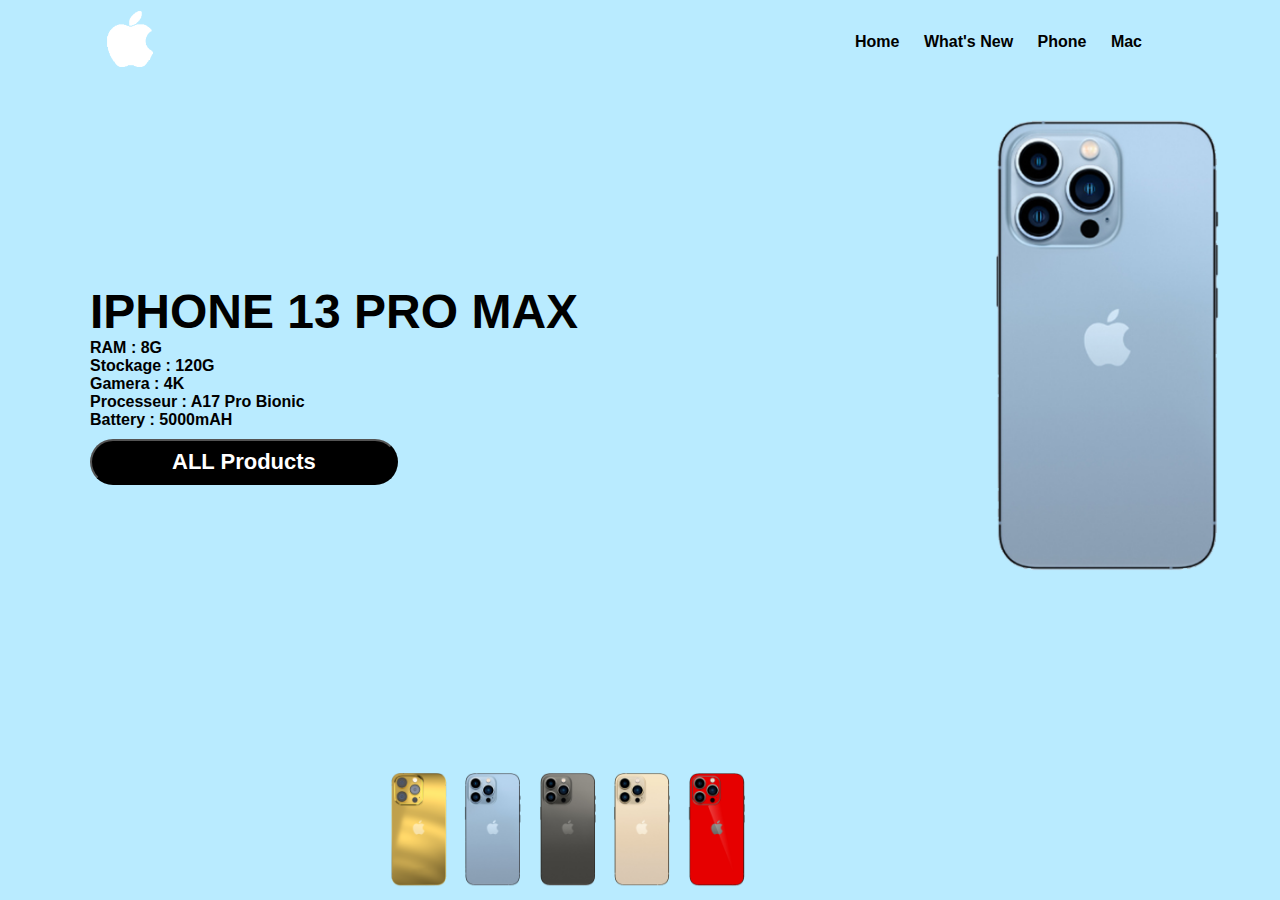
<file: index.html>
<!DOCTYPE html>
<html lang="en">
<head>
    <meta charset="UTF-8">
    <meta name="viewport" content="width=device-width, initial-scale=1.0">
    <title>Appel store</title>
    <link rel="stylesheet" href="style.css">
    
</head>
<body>
    <div class="container">
        <header>
            <a href=""><img src="logo.png" alt=""></a>
            <nav>
                <ul>
                    <li><a href="">Home</a></li>
                    <li><a href="">What's New</a></li>
                    <li><a href="">Phone</a></li>
                    <li><a href="">Mac</a></li>
                </ul>
            </nav>
        </header>
        <div class="content">
            <div class="text">
                <h1>iphone 13 pro max</h1>
                <p>
                  RAM : 8G <br>
                  Stockage : 120G <br>
                  Gamera : 4K <br>
                  Processeur : A17 pro Bionic <br>
                  Battery : 5000mAH
                </p>
                <button>ALL Products</button>
            </div>
            <div class="image">
                <img src="1.png" alt="">
            </div>
        </div>
        <div class="smallimage">
            <a href="Appel2.html"><img src="0.png"></a>
            <a href="index.html"><img src="1.png"></a>
            <a href="Appel3.html"><img src="2.png"></a>
            <a href="Appel4.html"><img src="3.png"></a>
            <a href="Appel5.html"><img src="4.png"></a>
        </div>
    </div>
</body>
</html>
</file>
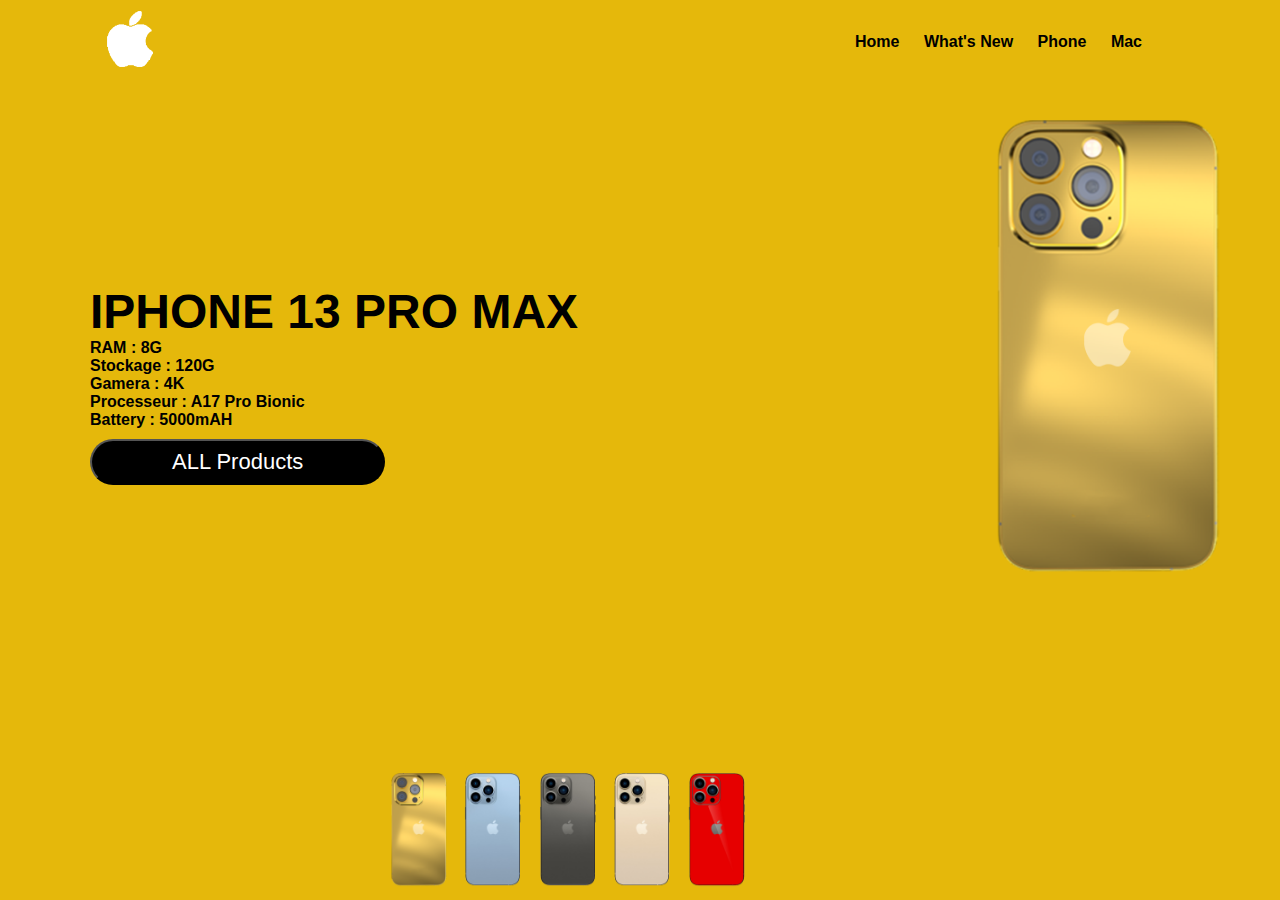
<file: Appel2.html>
<!DOCTYPE html>
<html lang="en">
<head>
    <meta charset="UTF-8">
    <meta name="viewport" content="width=device-width, initial-scale=1.0">
    <title>Appel store</title>
    <link rel="stylesheet" href="style2.css">
</head>
<body>
    <div class="container">
        <header>
            <a href=""><img src="logo.png" alt=""></a>
            <nav>
                <ul>
                    <li><a href="">Home</a></li>
                    <li><a href="">What's New</a></li>
                    <li><a href="">Phone</a></li>
                    <li><a href="">Mac</a></li>
                </ul>
            </nav>
        </header>
        <div class="content">
            <div class="text">
                <h1>iphone 13 pro max</h1>
                <p>
                    RAM : 8G <br>
                    Stockage : 120G <br>
                    Gamera : 4K <br>
                    Processeur : A17 pro Bionic <br>
                    Battery : 5000mAH
                </p>
                <button>ALL Products</button>
            </div>
            <div class="image">
                <img src="0.png" alt="">
            </div>
        </div>
        <div class="smallimage">
            <a href="Appel2.html"><img src="0.png"></a>
            <a href="index.html"><img src="1.png"></a>
            <a href="Appel3.htlm"><img src="2.png"></a>
            <a href="Appel4.html"><img src="3.png"></a>
            <a href="Appel5.html"><img src="4.png"></a>
        </div>
    </div>
</body>
</html>
</file>
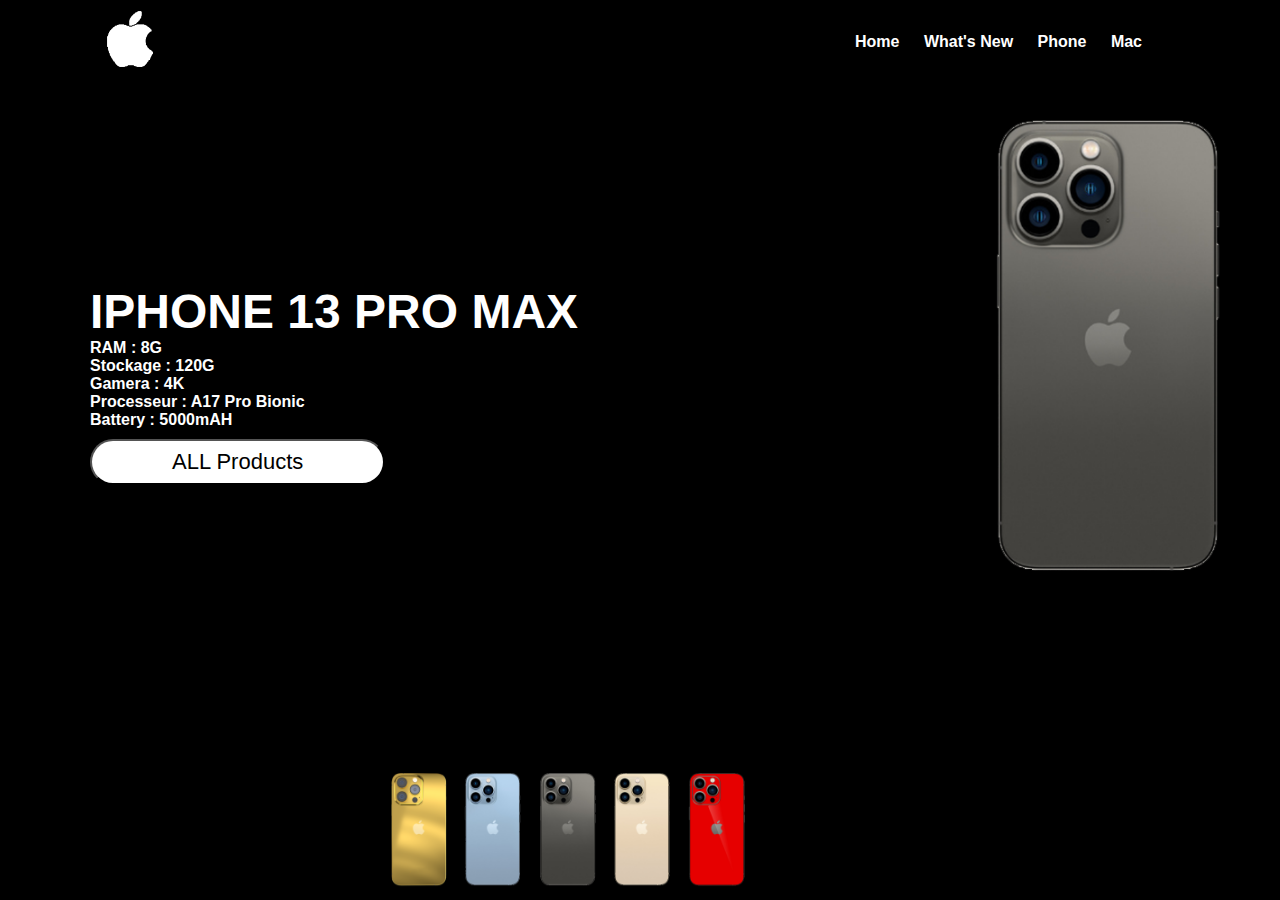
<file: Appel3.html>
<!DOCTYPE html>
<html lang="en">
<head>
    <meta charset="UTF-8">
    <meta name="viewport" content="width=device-width, initial-scale=1.0">
    <title>Appel store</title>
    <link rel="stylesheet" href="style3.css">
</head>
<body>
    <div class="container">
        <header>
            <a href=""><img src="logo.png" alt=""></a>
            <nav>
                <ul>
                    <li><a href="">Home</a></li>
                    <li><a href="">What's New</a></li>
                    <li><a href="">Phone</a></li>
                    <li><a href="">Mac</a></li>
                </ul>
            </nav>
        </header>
        <div class="content">
            <div class="text">
                <h1>iphone 13 pro max</h1>
                <p>
                    RAM : 8G <br>
                    Stockage : 120G <br>
                    Gamera : 4K <br>
                    Processeur : A17 pro Bionic <br>
                    Battery : 5000mAH
                </p>
                <button>ALL Products</button>
            </div>
            <div class="image">
                <img src="2.png" alt="">
            </div>
        </div>
        <div class="smallimage">
            <a href="Appel2.html"><img src="0.png"></a>
            <a href="index.html"><img src="1.png"></a>
            <a href="Appel3.html"><img src="2.png"></a>
            <a href="Appel4.html"><img src="3.png"></a>
            <a href="Appel5.html"><img src="4.png"></a>
        </div>
    </div>
</body>
</html>
</file>
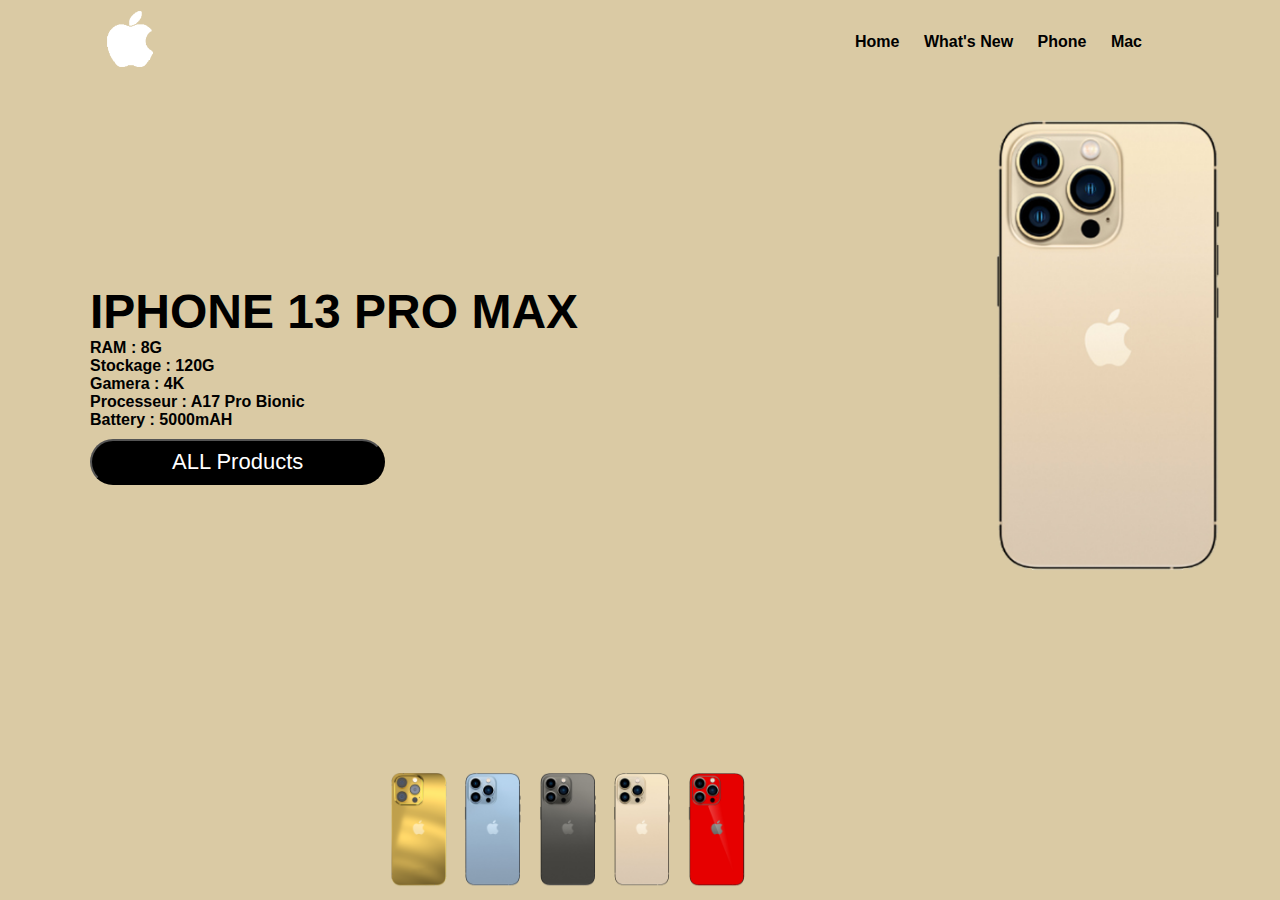
<file: Appel4.html>
<!DOCTYPE html>
<html lang="en">
<head>
    <meta charset="UTF-8">
    <meta name="viewport" content="width=device-width, initial-scale=1.0">
    <title>Appel store</title>
    <link rel="stylesheet" href="style4.css">
</head>
<body>
    <div class="container">
        <header>
            <a href=""><img src="logo.png" alt=""></a>
            <nav>
                <ul>
                    <li><a href="">Home</a></li>
                    <li><a href="">What's New</a></li>
                    <li><a href="">Phone</a></li>
                    <li><a href="">Mac</a></li>
                </ul>
            </nav>
        </header>
        <div class="content">
            <div class="text">
                <h1>iphone 13 pro max</h1>
                <p>
                    RAM : 8G <br>
                    Stockage : 120G <br>
                    Gamera : 4K <br>
                    Processeur : A17 pro Bionic <br>
                    Battery : 5000mAH
                </p>
                <button>ALL Products</button>
            </div>
            <div class="image">
                <img src="3.png" alt="">
            </div>
        </div>
        <div class="smallimage">
            <a href="Appel2.html"><img src="0.png"></a>
            <a href="index.html"><img src="1.png"></a>
            <a href="Appel3.html"><img src="2.png"></a>
            <a href="Appel4.html"><img src="3.png"></a>
            <a href="Appel5.html"><img src="4.png"></a>
        </div>
    </div>
</body>
</html>
</file>
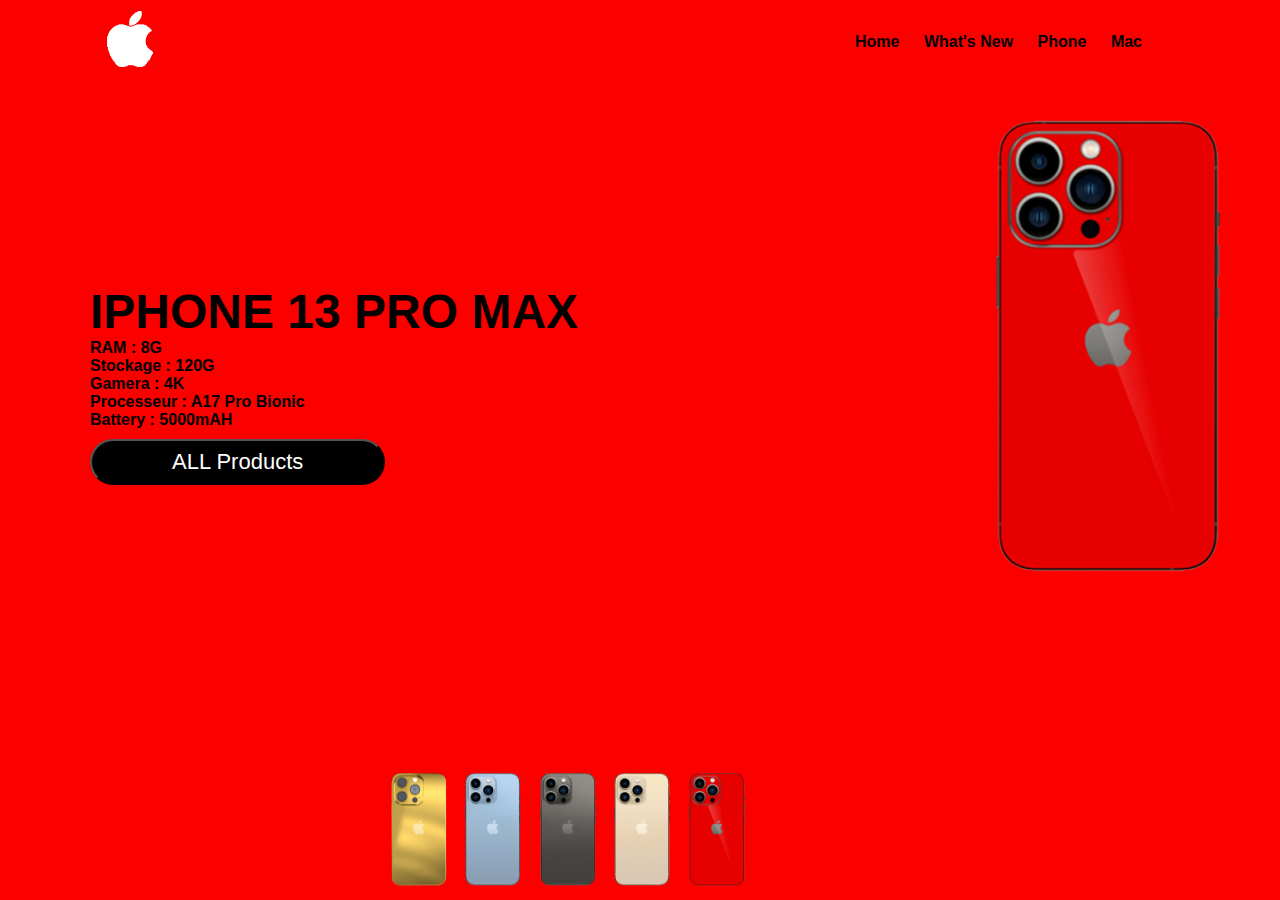
<file: Appel5.html>
<!DOCTYPE html>
<html lang="en">
<head>
    <meta charset="UTF-8">
    <meta name="viewport" content="width=device-width, initial-scale=1.0">
    <title>Appel store</title>
    <link rel="stylesheet" href="style5.css">
</head>
<body>
    <div class="container">
        <header>
            <a href=""><img src="logo.png" alt=""></a>
            <nav>
                <ul>
                    <li><a href="">Home</a></li>
                    <li><a href="">What's New</a></li>
                    <li><a href="">Phone</a></li>
                    <li><a href="">Mac</a></li>
                </ul>
            </nav>
        </header>
        <div class="content">
            <div class="text">
                <h1>iphone 13 pro max</h1>
                <p>
                    RAM : 8G <br>
                    Stockage : 120G <br>
                    Gamera : 4K <br>
                    Processeur : A17 pro Bionic <br>
                    Battery : 5000mAH
                </p>
                <button>ALL Products</button>
            </div>
            <div class="image">
                <img src="4.png" alt="">
            </div>
        </div>
        <div class="smallimage">
            <a href="Appel2.html"><img src="0.png"></a>
            <a href="index.html"><img src="1.png"></a>
            <a href="Appel3.html"><img src="2.png"></a>
            <a href="Appel4.html"><img src="3.png"></a>
            <a href="Appel5.html"><img src="4.png"></a>
        </div>
    </div>
</body>
</html>
</file>
<file: style.css>
/* body */
*{
    padding: 0;
    margin: 0;
    background-color: #b9ebff;
    font-family: sans-serif;
}
/* header*/
header a{
    margin-top: 20px;
    margin: 10px;
}
header{
    display: flex;
    justify-content: space-between;
    align-items: center;
    width: 90%;
}
/*Logo*/
header a img{
    width: 60px;
    margin-left: 90px;
}
/*Menu*/
nav ul li{
    display: inline-block;
}
nav ul li a{
    color: black;
    text-decoration:none;
    font-weight: 700;
}
header a:hover{
    color: white;
    font-weight:900;
    transition-duration: 0.7s;
}
/*content*/
.content{
    display: flex;
    justify-content: space-between;
}
/*Big img*/
div .image img{
    width: 90%;
    
}
/* text*/
div .text{
    color: black;
    margin-top: 200px;
    margin-left: 90px;
}
div .text h1{
    text-transform: uppercase;
    font-size: 3em;
}
div .text p{
    text-transform: capitalize;
    font-weight: 700;
}
/* Button*/
.content button{
    background-color: black;
    color: white;
    padding: 8px 80px;
    border-radius: 40px;
    font-weight: 700;
    font-size: 22px;
    margin-top: 10px;
}
.content button:hover{
    color: black;
    background-color: white;
    transition-duration: 0.7s;
    border: white;
    font-weight: 700;
}
/*small image*/
div .smallimage{
   position: absolute;
   bottom: 0;
   left: 30%;
}
div .smallimage img{
    width: 70px;
}
</file>
<file: style2.css>
/* body */
*{
    padding: 0;
    margin: 0;
    background-color: #E5B80B;
    font-family: sans-serif;
}
/* header*/
header a{
    margin-top: 20px;
    margin: 10px;
}
header{
    display: flex;
    justify-content: space-between;
    align-items: center;
    width: 90%;
}
/*Logo*/
header a img{
    width: 60px;
    margin-left: 90px;
}
/*Menu*/
nav ul li{
    display: inline-block;
}
nav ul li a{
    color: black;
    text-decoration:none;
    font-weight: 700;
}
header a:hover{
    color: white;
    font-weight:900;
    transition-duration: 0.7s;
}
/*content*/
.content{
    display: flex;
    justify-content: space-between;
}
/*Big img*/
div .image img{
    width: 90%;
    
}
/* text*/
div .text{
    color: black;
    margin-top: 200px;
    margin-left: 90px;
}
div .text h1{
    text-transform: uppercase;
    font-size: 3em;
}
div .text p{
    text-transform: capitalize;
    font-weight: 700;
}
/* Button*/
.content button{
    background-color: black;
    color: white;
    padding: 8px 80px;
    border-radius: 40px;
    font-weight: µ700;
    font-size: 22px;
    margin-top: 10px;
}
.content button:hover{
    color: black;
    background-color: white;
    transition-duration: 0.7s;
    border: white;
    font-weight: 700;
}
/*small image*/
div .smallimage{
   position: absolute;
   bottom: 0;
   left: 30%;
}
div .smallimage img{
    width: 70px;
}
</file>
<file: style3.css>
/* body */
*{
    padding: 0;
    margin: 0;
    background-color: black;
    font-family: sans-serif;
}
/* header*/
header a{
    margin-top: 20px;
    margin: 10px;
}
header{
    display: flex;
    justify-content: space-between;
    align-items: center;
    width: 90%;
}
/*Logo*/
header a img{
    width: 60px;
    margin-left: 90px;
}
/*Menu*/
nav ul li{
    display: inline-block;
}
nav ul li a{
    color: white;
    text-decoration:none;
    font-weight: 700;
}
header a:hover{
    color: white;
    font-weight:900;
    transition-duration: 0.7s;
}
/*content*/
.content{
    display: flex;
    justify-content: space-between;
}
/*Big img*/
div .image img{
    width: 90%;
    
}
/* text*/
div .text{
    color: white;
    margin-top: 200px;
    margin-left: 90px;
}
div .text h1{
    text-transform: uppercase;
    font-size: 3em;
}
div .text p{
    text-transform: capitalize;
    font-weight: 700;
}
/* Button*/
.content button{
    background-color: white;
    color: black;
    padding: 8px 80px;
    border-radius: 40px;
    font-weight: µ700;
    font-size: 22px;
    margin-top: 10px;
}
.content button:hover{
    color: black;
    background-color: white;
    transition-duration: 0.7s;
    border: white;
    font-weight: 700;
}
/*small image*/
div .smallimage{
   position: absolute;
   bottom: 0;
   left: 30%;
}
div .smallimage img{
    width: 70px;
}
</file>
<file: style4.css>
/* body */
*{
    padding: 0;
    margin: 0;
    background-color: #dacaa4;
    font-family: sans-serif;
}
/* header*/
header a{
    margin-top: 20px;
    margin: 10px;
}
header{
    display: flex;
    justify-content: space-between;
    align-items: center;
    width: 90%;
}
/*Logo*/
header a img{
    width: 60px;
    margin-left: 90px;
}
/*Menu*/
nav ul li{
    display: inline-block;
}
nav ul li a{
    color: black;
    text-decoration:none;
    font-weight: 700;
}
header a:hover{
    color: white;
    font-weight:900;
    transition-duration: 0.7s;
}
/*content*/
.content{
    display: flex;
    justify-content: space-between;
}
/*Big img*/
div .image img{
    width: 90%;
    
}
/* text*/
div .text{
    color: black;
    margin-top: 200px;
    margin-left: 90px;
}
div .text h1{
    text-transform: uppercase;
    font-size: 3em;
}
div .text p{
    text-transform: capitalize;
    font-weight: 700;
}
/* Button*/
.content button{
    background-color: black;
    color: white;
    padding: 8px 80px;
    border-radius: 40px;
    font-weight: µ700;
    font-size: 22px;
    margin-top: 10px;
}
.content button:hover{
    color: black;
    background-color: white;
    transition-duration: 0.7s;
    border: white;
    font-weight: 700;
}
/*small image*/
div .smallimage{
   position: absolute;
   bottom: 0;
   left: 30%;
}
div .smallimage img{
    width: 70px;
}
</file>
<file: style5.css>
/* body */
*{
    padding: 0;
    margin: 0;
    background-color: #fc0000;
    font-family: sans-serif;
}
/* header*/
header a{
    margin-top: 20px;
    margin: 10px;
}
header{
    display: flex;
    justify-content: space-between;
    align-items: center;
    width: 90%;
}
/*Logo*/
header a img{
    width: 60px;
    margin-left: 90px;
}
/*Menu*/
nav ul li{
    display: inline-block;
}
nav ul li a{
    color: black;
    text-decoration:none;
    font-weight: 700;
}
header a:hover{
    color: white;
    font-weight:900;
    transition-duration: 0.7s;
}
/*content*/
.content{
    display: flex;
    justify-content: space-between;
}
/*Big img*/
div .image img{
    width: 90%;
    
}
/* text*/
div .text{
    color: black;
    margin-top: 200px;
    margin-left: 90px;
}
div .text h1{
    text-transform: uppercase;
    font-size: 3em;
}
div .text p{
    text-transform: capitalize;
    font-weight: 700;
}
/* Button*/
.content button{
    background-color: black;
    color: white;
    padding: 8px 80px;
    border-radius: 40px;
    font-weight: µ700;
    font-size: 22px;
    margin-top: 10px;
}
.content button:hover{
    color: black;
    background-color: white;
    transition-duration: 0.7s;
    border: white;
    font-weight: 700;
}
/*small image*/
div .smallimage{
   position: absolute;
   bottom: 0;
   left: 30%;
}
div .smallimage img{
    width: 70px;
}
</file>
